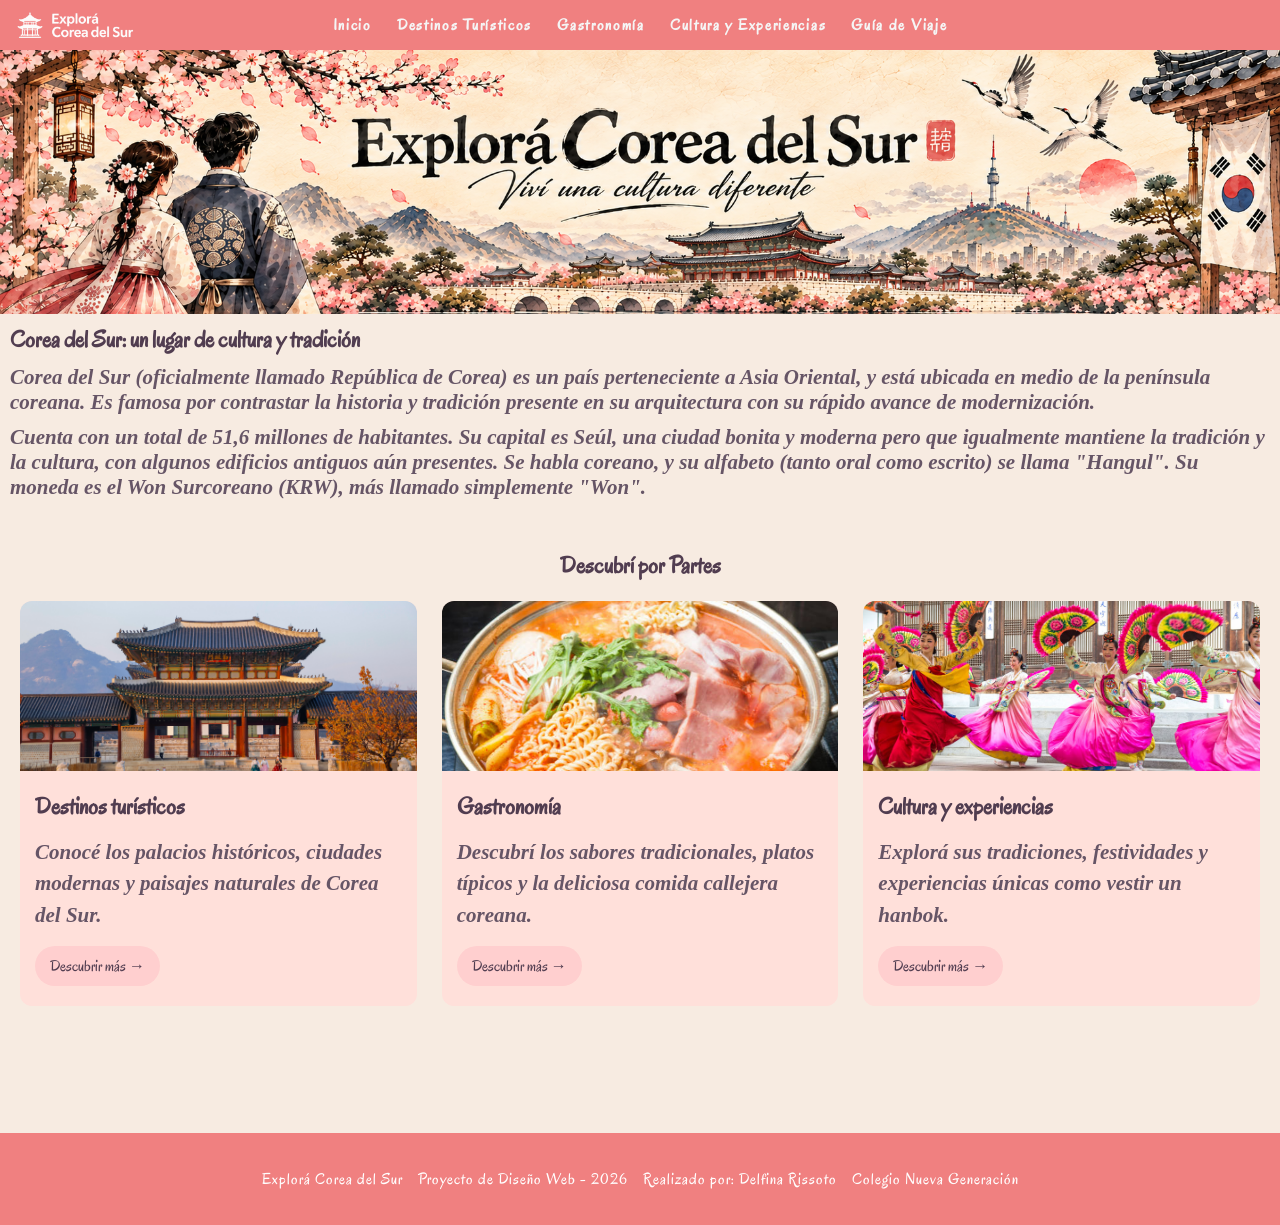
<file: Index.html>
<!DOCTYPE html>
<html>
<head>
	<meta charset="utf-8">
	<meta name="viewport" content="width=device-width, initial-scale=1">
	<title>Explorá Corea del Sur</title>
	<link rel="stylesheet" type="text/css" href="Style.css">
	<link rel="preconnect" href="https://fonts.googleapis.com">
<link rel="preconnect" href="https://fonts.gstatic.com" crossorigin>
<link href="https://fonts.googleapis.com/css2?family=Oregano:ital@0;1&display=swap" rel="stylesheet">
</head>


<body>

	<nav>
		<a class="logo" href="Index.html"> <img src="Imágenes/logo.png" alt="Logo"></a>
		<ul>
			<li> <a href="Index.html"> Inicio </a></li>
			<li> <a href="Destinos.html"> Destinos Turísticos </a></li>
			<li> <a href="Gastronomía.html">Gastronomía </a></li>
			<li> <a href="Cultura.html">Cultura y Experiencias </a></li>
			<li> <a href="Guía.html">Guía de Viaje </a></li>
		</ul>
		</nav>



<header> <img id="banner" src="Imágenes/Banner 2.png" alt="Banner de Corea"> </header>

	<main>
	<section>
    	<div>
	<h1>Corea del Sur: un lugar de cultura y tradición</h1>
	</div>
	<div>
    	<p>
        	Corea del Sur (oficialmente llamado República de Corea) es un país perteneciente a Asia Oriental, y está ubicada en medio de la península coreana. Es famosa por contrastar la historia y tradición presente en su arquitectura con su rápido avance de modernización.
    	</p>
    	<p>
        	Cuenta con un total de 51,6 millones de habitantes. Su capital es Seúl, una ciudad bonita y moderna pero que igualmente mantiene la tradición y la cultura, con algunos edificios antiguos aún presentes. Se habla coreano, y su alfabeto (tanto oral como escrito) se llama "Hangul". Su moneda es el Won Surcoreano (KRW), más llamado simplemente "Won".
    	</p>
    	</div>
</section>

<section class="seccion-tarjetas">
 	<h1>Descubrí por Partes</h1>
 	<div class="contenedor-tarjetas">
     	<!-- Caja 1: Destinos -->
     	<div class="tarjeta">
         	<img src="Imágenes/Destinos.jpg" alt="Paisaje de Corea">
         	<h2>Destinos turísticos</h2>
         	<p>Conocé los palacios históricos, ciudades modernas
            	y paisajes naturales de Corea del Sur.</p>
         	<a href="Destinos.html">Descubrir más →</a>
     	</div>
     	<!-- Caja 2: Gastronomía -->
     	<div class="tarjeta">
         	<img src="Imágenes/Comida.png" alt="Comida coreana">
             <h2>Gastronomía</h2>
         	<p>Descubrí los sabores tradicionales, platos típicos
            	y la deliciosa comida callejera coreana.</p>
         	<a href="Gastronomía.html">Descubrir más →</a>
     	</div>
     	<!-- Caja 3: Cultura -->
     	<div class="tarjeta">
         	<img src="Imágenes/Cultura.jpg" alt="Cultura coreana">
         	<h2>Cultura y experiencias</h2>
         	<p>Explorá sus tradiciones, festividades y experiencias
            	únicas como vestir un hanbok.</p>
         	<a href="cultura.html">Descubrir más →</a>
     	</div>
 	</div>
 </section>



</main>

<footer>
	<p>Explorá Corea del Sur</p>
	<p>Proyecto de Diseño Web - 2026</p>
	<p>Realizado por: Delfina Rissoto</p>
	<p>Colegio Nueva Generación</p>
</footer>


</body>
</html>
</file>
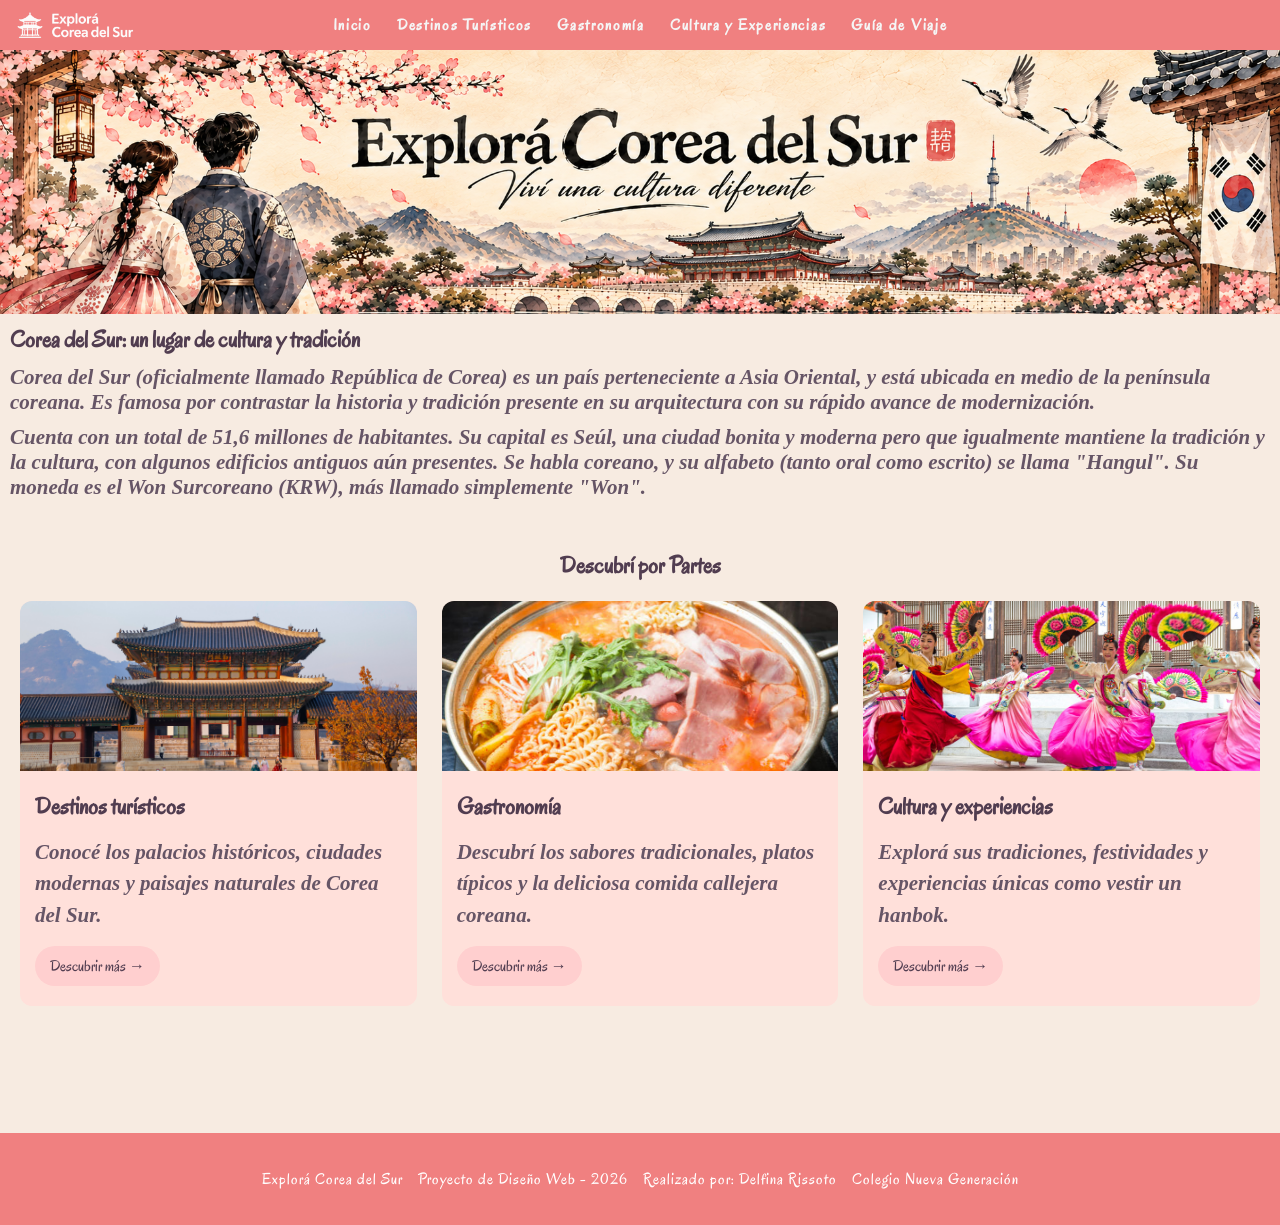
<file: index.html>
<!DOCTYPE html>
<html>
<head>
	<meta charset="utf-8">
	<meta name="viewport" content="width=device-width, initial-scale=1">
	<title>Explorá Corea del Sur</title>
	<link rel="stylesheet" type="text/css" href="Style.css">
	<link rel="preconnect" href="https://fonts.googleapis.com">
<link rel="preconnect" href="https://fonts.gstatic.com" crossorigin>
<link href="https://fonts.googleapis.com/css2?family=Oregano:ital@0;1&display=swap" rel="stylesheet">
</head>


<body>

	<nav>
		<a class="logo" href="index.html"> <img src="Imágenes/logo.png" alt="Logo"></a>
		<ul>
			<li> <a href="index.html"> Inicio </a></li>
			<li> <a href="Destinos.html"> Destinos Turísticos </a></li>
			<li> <a href="Gastronomía.html">Gastronomía </a></li>
			<li> <a href="Cultura.html">Cultura y Experiencias </a></li>
			<li> <a href="Guía.html">Guía de Viaje </a></li>
		</ul>
		</nav>



<header> <img id="banner" src="Imágenes/Banner 2.png" alt="Banner de Corea"> </header>

	<main>
	<section>
    	<div>
	<h1>Corea del Sur: un lugar de cultura y tradición</h1>
	</div>
	<div>
    	<p>
        	Corea del Sur (oficialmente llamado República de Corea) es un país perteneciente a Asia Oriental, y está ubicada en medio de la península coreana. Es famosa por contrastar la historia y tradición presente en su arquitectura con su rápido avance de modernización.
    	</p>
    	<p>
        	Cuenta con un total de 51,6 millones de habitantes. Su capital es Seúl, una ciudad bonita y moderna pero que igualmente mantiene la tradición y la cultura, con algunos edificios antiguos aún presentes. Se habla coreano, y su alfabeto (tanto oral como escrito) se llama "Hangul". Su moneda es el Won Surcoreano (KRW), más llamado simplemente "Won".
    	</p>
    	</div>
</section>

<section class="seccion-tarjetas">
 	<h1>Descubrí por Partes</h1>
 	<div class="contenedor-tarjetas">
     	<!-- Caja 1: Destinos -->
     	<div class="tarjeta">
         	<img src="Imágenes/Destinos.jpg" alt="Paisaje de Corea">
         	<h2>Destinos turísticos</h2>
         	<p>Conocé los palacios históricos, ciudades modernas
            	y paisajes naturales de Corea del Sur.</p>
         	<a href="Destinos.html">Descubrir más →</a>
     	</div>
     	<!-- Caja 2: Gastronomía -->
     	<div class="tarjeta">
         	<img src="Imágenes/Comida.png" alt="Comida coreana">
             <h2>Gastronomía</h2>
         	<p>Descubrí los sabores tradicionales, platos típicos
            	y la deliciosa comida callejera coreana.</p>
         	<a href="Gastronomía.html">Descubrir más →</a>
     	</div>
     	<!-- Caja 3: Cultura -->
     	<div class="tarjeta">
         	<img src="Imágenes/Cultura.jpg" alt="Cultura coreana">
         	<h2>Cultura y experiencias</h2>
         	<p>Explorá sus tradiciones, festividades y experiencias
            	únicas como vestir un hanbok.</p>
         	<a href="cultura.html">Descubrir más →</a>
     	</div>
 	</div>
 </section>



</main>

<footer>
	<p>Explorá Corea del Sur</p>
	<p>Proyecto de Diseño Web - 2026</p>
	<p>Realizado por: Delfina Rissoto</p>
	<p>Colegio Nueva Generación</p>
</footer>


</body>
</html>
</file>
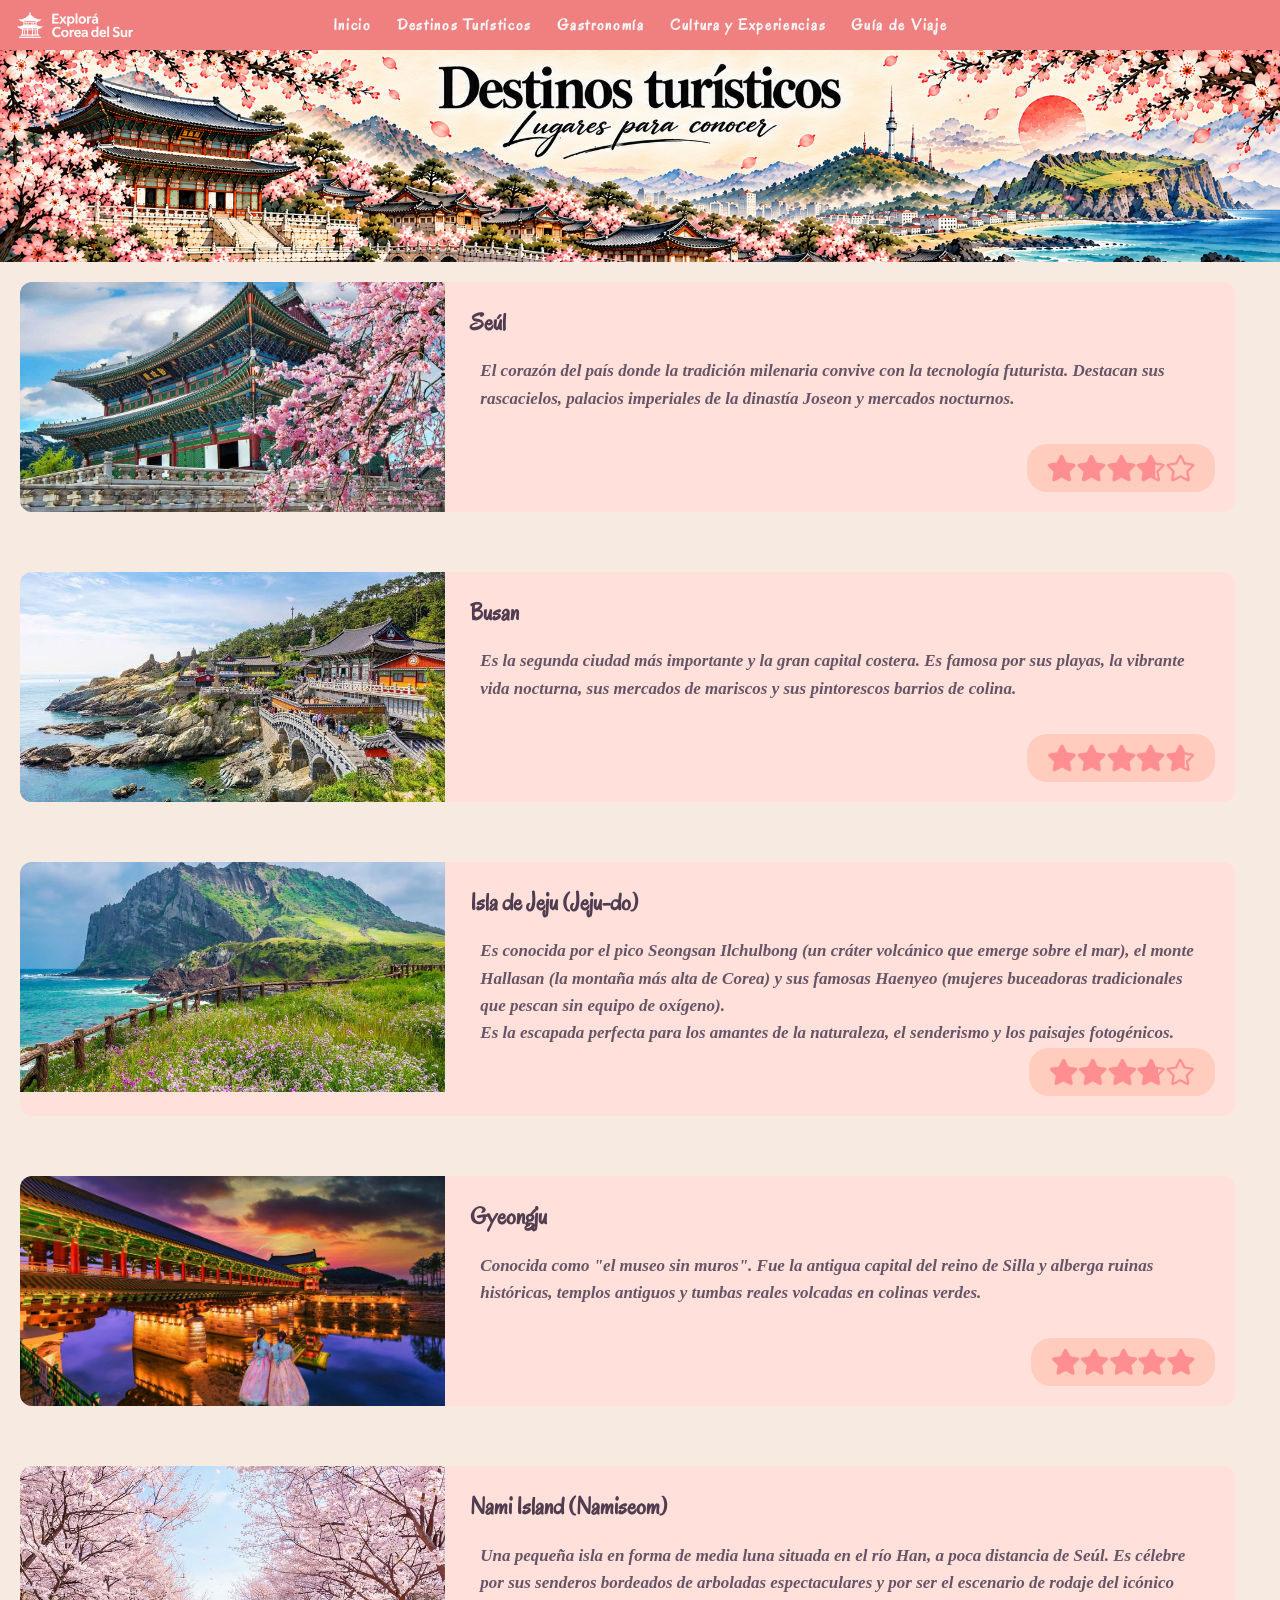
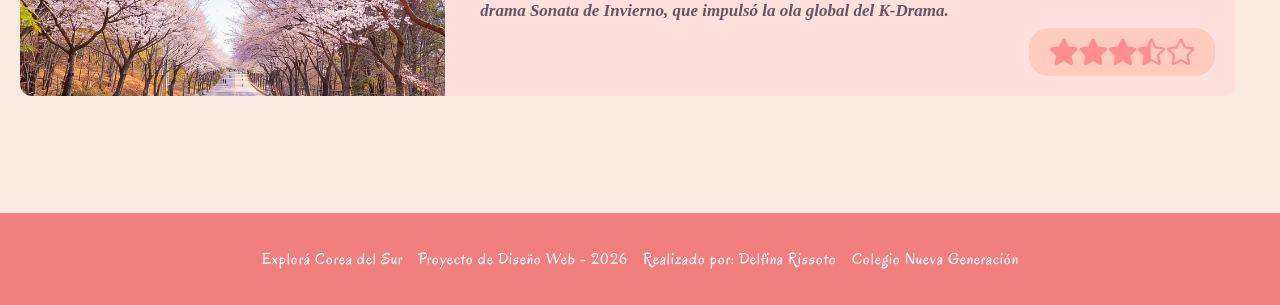
<file: Destinos.html>
<!DOCTYPE html>
	<html>
	<head>
		<meta charset="utf-8">
		<meta name="viewport" content="width=device-width, initial-scale=1">
		<title>Explorá Corea del Sur</title>
		<link rel="stylesheet" type="text/css" href="Style.css">
		<link rel="preconnect" href="https://fonts.googleapis.com">
	<link rel="preconnect" href="https://fonts.gstatic.com" crossorigin>
	<link href="https://fonts.googleapis.com/css2?family=Oregano:ital@0;1&display=swap" rel="stylesheet">
	</head>


	<body>

		<nav>
			<a class="logo" href="index.html"> <img src="Imágenes/logo.png" alt="Logo"></a>
			<ul>
				<li> <a href="index.html"> Inicio </a></li>
				<li> <a href="Destinos.html"> Destinos Turísticos </a></li>
				<li> <a href="Gastronomía.html">Gastronomía </a></li>
				<li> <a href="Cultura.html">Cultura y Experiencias </a></li>
				<li> <a href="Guía.html">Guía de Viaje </a></li>
			</ul>
			</nav>



	<header> 
		<img id="banner" src="Imágenes/Turismo.png" alt="Banner Destinos Turísticos"> </header>
	<main>
	
	<section>

	<div class="contenedor-destinos">
		<article class="destino">
	    	<img src="Imágenes/Seúl.jpg" alt="Ciudad de Seúl" class="main-img">
	    	<div class="informacion">
	        	<h2>Seúl</h2>
	        	<p>
	            	El corazón del país donde la tradición milenaria convive con la tecnología futurista. Destacan sus rascacielos, palacios imperiales de la dinastía Joseon y mercados nocturnos.
	        	</p>
	    	</div>
	    	<div class="star-rating">
	        	<img src="Imágenes/Seul.png" alt="Calificación Seúl">
	      </div>
		</article>
	 </div>

	<div class="contenedor-destinos">
		<article class="destino">
	    	<img src="Imágenes/Busan 1.jpg" alt="Ciudad de Busan" class="main-img">
	    	<div class="informacion">
	        	<h2>Busan</h2>
	        	<p>
	            	Es la segunda ciudad más importante y la gran capital costera. Es famosa por sus playas, la vibrante vida nocturna, sus mercados de mariscos y sus pintorescos barrios de colina.
	        	</p>
	    	</div>
	    	<div class="star-rating">
	        	<img src="Imágenes/Busan.png" alt="Calificación Busan">
	      </div>
		</article>
	</div>

	<div class="contenedor-destinos">
		<article class="destino">
	    	<img src="Imágenes/Jeju.jpg" alt="Isla de Jeju" class="main-img">
	    	<div class="informacion">
	        	<h2>Isla de Jeju (Jeju-do)</h2>
	        	<p>
	            	Es conocida por el pico Seongsan Ilchulbong (un cráter volcánico que emerge sobre el mar), el monte Hallasan (la montaña más alta de Corea) y sus famosas Haenyeo (mujeres buceadoras tradicionales que pescan sin equipo de oxígeno). <br>
	            	Es la escapada perfecta para los amantes de la naturaleza, el senderismo y los paisajes fotogénicos.
	        	</p>
	    	</div>
	    	<div class="star-rating">
	        	<img src="Imágenes/Isla de Jeju.png" alt="Calificación Isla de Jeju">
	      </div>
		</article>
		</div>

	<div class="contenedor-destinos">
		<article class="destino">
	    	<img src="Imágenes/gyeongju 2.jpg" alt="Ciudad de Gyeongju" class="main-img">
	    	<div class="informacion">
	        	<h2>Gyeongju</h2>
	        	<p>
	            	Conocida como "el museo sin muros". Fue la antigua capital del reino de Silla y alberga ruinas históricas, templos antiguos y tumbas reales volcadas en colinas verdes.
	        	</p>

	    	</div>
	    	<div class="star-rating">
	        	<img src="Imágenes/Gyeongju.png" alt="Calificación Gyeongju">
	      </div>
		</article>
	</div>

	<div class="contenedor-destinos">
		<article class="destino">
	    	<img src="Imágenes/Nami.jpg" alt="Nami Island" class="main-img">
	    	<div class="informacion">
	        	<h2>Nami Island (Namiseom)</h2>
	        	<p>
	            	Una pequeña isla en forma de media luna situada en el río Han, a poca distancia de Seúl. Es célebre por sus senderos bordeados de arboladas espectaculares y por ser el escenario de rodaje del icónico drama Sonata de Invierno, que impulsó la ola global del K-Drama.
	        	</p>
	    	</div>
	    	<div class="star-rating">
	        	<img src="Imágenes/Nami Island.png" alt="Calificación Nami Island">
	      </div>
		</article>
	</div>

	</section>
	</main>

	<footer>
		<p>Explorá Corea del Sur</p>
		<p>Proyecto de Diseño Web - 2026</p>
		<p>Realizado por: Delfina Rissoto</p>
		<p>Colegio Nueva Generación</p>
	</footer>


	</body>
	</html>
	</body>
</file>
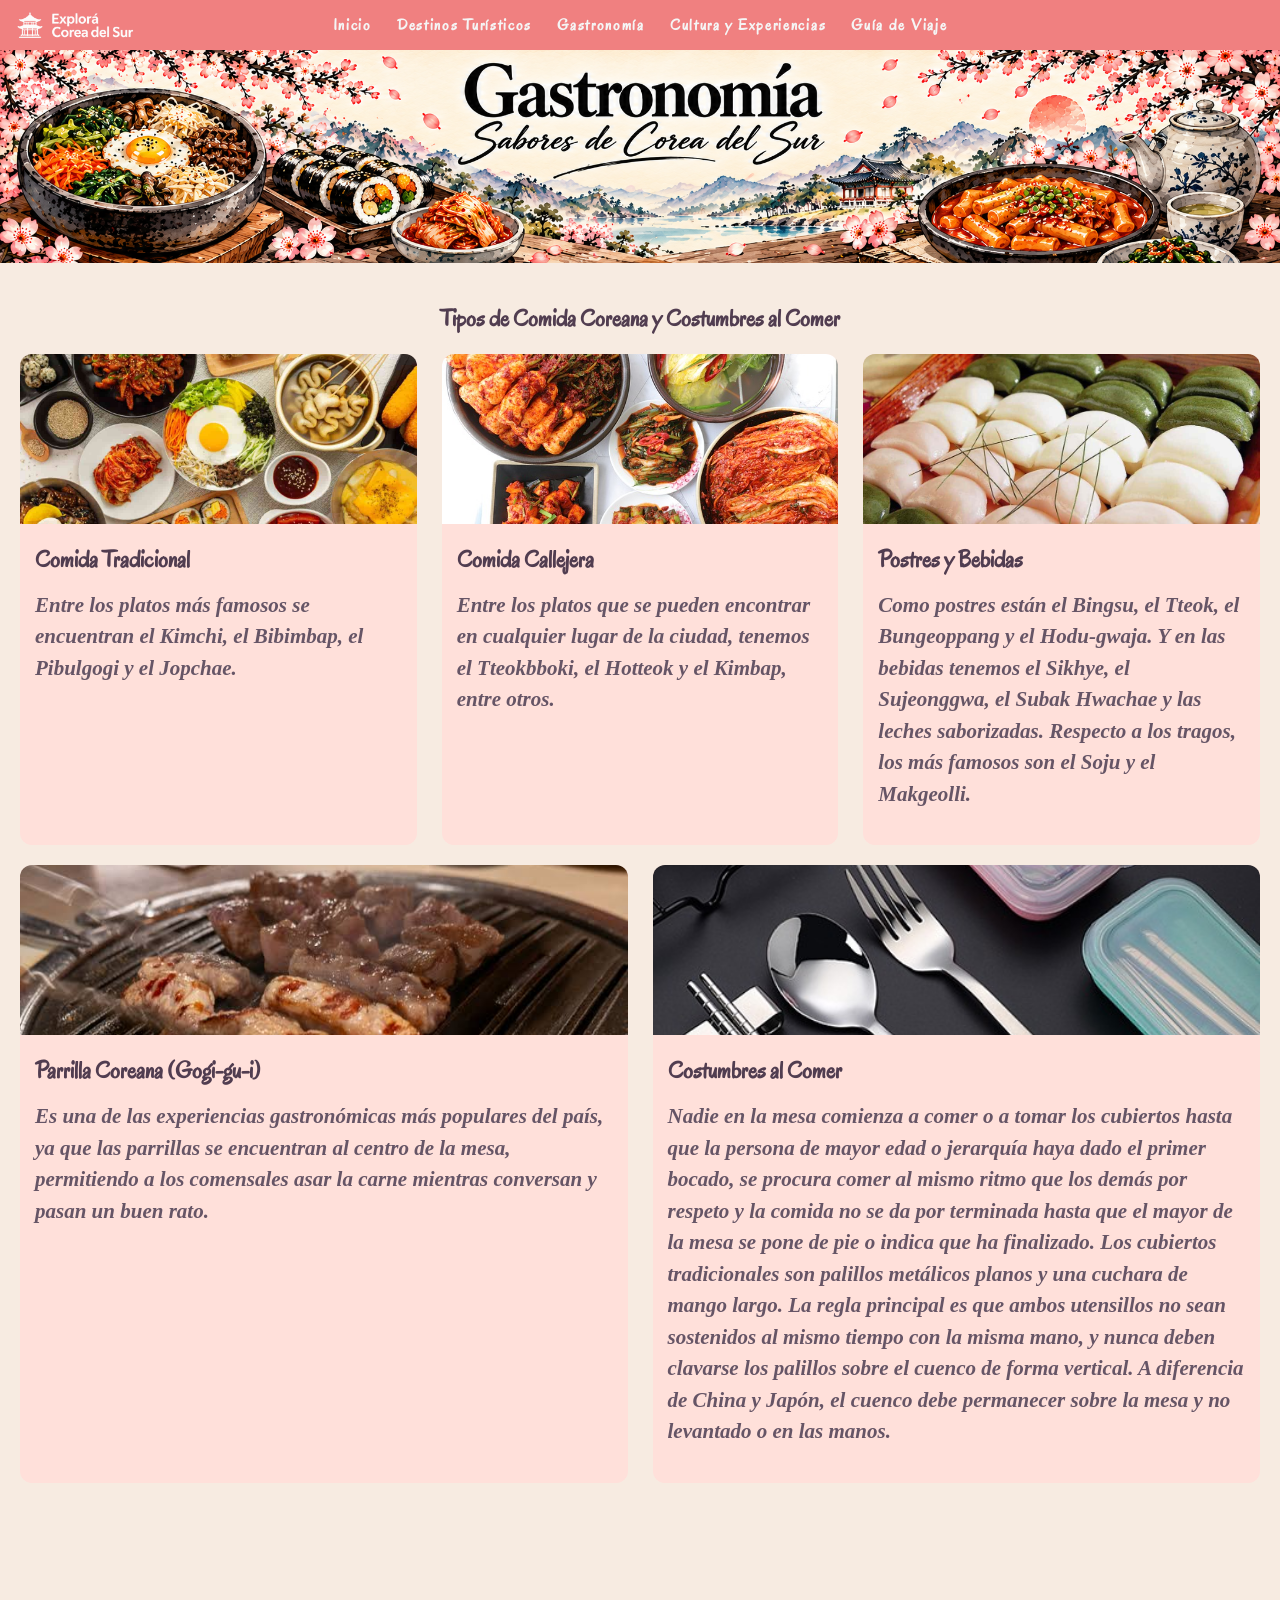
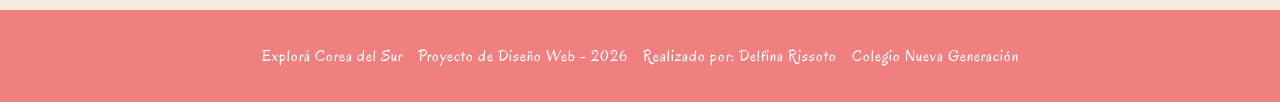
<file: Gastronomía.html>
<!DOCTYPE html>
<html>
<head>
	<meta charset="utf-8">
	<meta name="viewport" content="width=device-width, initial-scale=1">
	<title>Explorá Corea del Sur</title>
	<link rel="stylesheet" type="text/css" href="Style.css">
	<link rel="preconnect" href="https://fonts.googleapis.com">
<link rel="preconnect" href="https://fonts.gstatic.com" crossorigin>
<link href="https://fonts.googleapis.com/css2?family=Oregano:ital@0;1&display=swap" rel="stylesheet">
</head>


<body>

	<nav>
		<a class="logo" href="index.html"> <img src="Imágenes/logo.png" alt="Logo"></a>
		<ul>
			<li> <a href="index.html"> Inicio </a></li>
			<li> <a href="Destinos.html"> Destinos Turísticos </a></li>
			<li> <a href="Gastronomía.html">Gastronomía </a></li>
			<li> <a href="Cultura.html">Cultura y Experiencias </a></li>
			<li> <a href="Guía.html">Guía de Viaje </a></li>
		</ul>
		</nav>



<header> <img id="banner" src="Imágenes/Gastronomía.png" alt="Banner de Gastronomía"> </header>

 <main>
<section class="seccion-tarjetas">
 	<h1>Tipos de Comida Coreana y Costumbres al Comer</h1>
 <div class="contenedor-tarjetas">
     	<!-- Caja 1: Tradicional -->
     	<div class="tarjeta">
         	<img src="Imágenes/Tradicional.jpg" alt="Comida Tradicional Surcoreana">
         	<h2>Comida Tradicional</h2>
         	<p>
         		Entre los platos más famosos se encuentran el Kimchi, el Bibimbap, el Pibulgogi y el Jopchae.
         	</p>
     	</div>
     	<!-- Caja 2: Callejera -->
     	<div class="tarjeta">
         	<img src="Imágenes/Callejera.jpg" alt="Comida Callejera Surcoreana">
         	<h2>Comida Callejera</h2>
         	<p>
         		Entre los platos que se pueden encontrar en cualquier lugar de la ciudad, tenemos el Tteokbboki, el Hotteok y el Kimbap, entre otros.
            </p>
     	</div>
     	<!-- Caja 3: Postres y Bebidas -->
     	<div class="tarjeta"> 
         	<img src="Imágenes/Postres.jpg" alt="Postres y Bebidas Surcoreanas">
         	<h2>Postres y Bebidas</h2>
         	<p>
         		Como postres están el Bingsu, el Tteok, el Bungeoppang y el Hodu-gwaja.
         		Y en las bebidas tenemos el Sikhye, el Sujeonggwa, el Subak Hwachae y las leches saborizadas. Respecto a los tragos, los más famosos son el Soju y el Makgeolli.
         	</p>
     	</div>
 </div>
           <!--Contenedor dos -->
 <div class="contenedor-tarjetas">
     	<!-- Caja 4: Parrilla -->
     	<div class="tarjeta">
         	<img src="Imágenes/Parrilla.jpg" alt="Parrilla Surcoreana">
         	<h2>Parrilla Coreana (Gogi-gu-i)</h2>
         	<p>
         		Es una de las experiencias gastronómicas más populares del país, ya que las parrillas se encuentran al centro de la mesa, permitiendo a los comensales asar la carne mientras conversan y pasan un buen rato.
         	</p>
     	</div>
     	<!-- Caja 5: Costumbres -->
     	<div class="tarjeta">
         	<img src="Imágenes/Costumbres 1.jpg" alt="Costumbres Surcoreanas al Comer">
         	<h2>Costumbres al Comer</h2>
         	<p>
         		Nadie en la mesa comienza a comer o a tomar los cubiertos hasta que la persona de mayor edad o jerarquía haya dado el primer bocado, se procura comer al mismo ritmo que los demás por respeto y la comida no se da por terminada hasta que el mayor de la mesa se pone de pie o indica que ha finalizado. Los cubiertos tradicionales son palillos metálicos planos y una cuchara de mango largo. La regla principal es que ambos utensillos no sean sostenidos al mismo tiempo con la misma mano, y nunca deben clavarse los palillos sobre el cuenco de forma vertical. A diferencia de China y Japón, el cuenco debe permanecer sobre la mesa y no levantado o en las manos.
         	</p>
     	</div>
 </div>    	
</section>



 </main>

<footer>
	<p>Explorá Corea del Sur</p>
	<p>Proyecto de Diseño Web - 2026</p>
	<p>Realizado por: Delfina Rissoto</p>
	<p>Colegio Nueva Generación</p>
</footer>

</body>
</html>
</file>
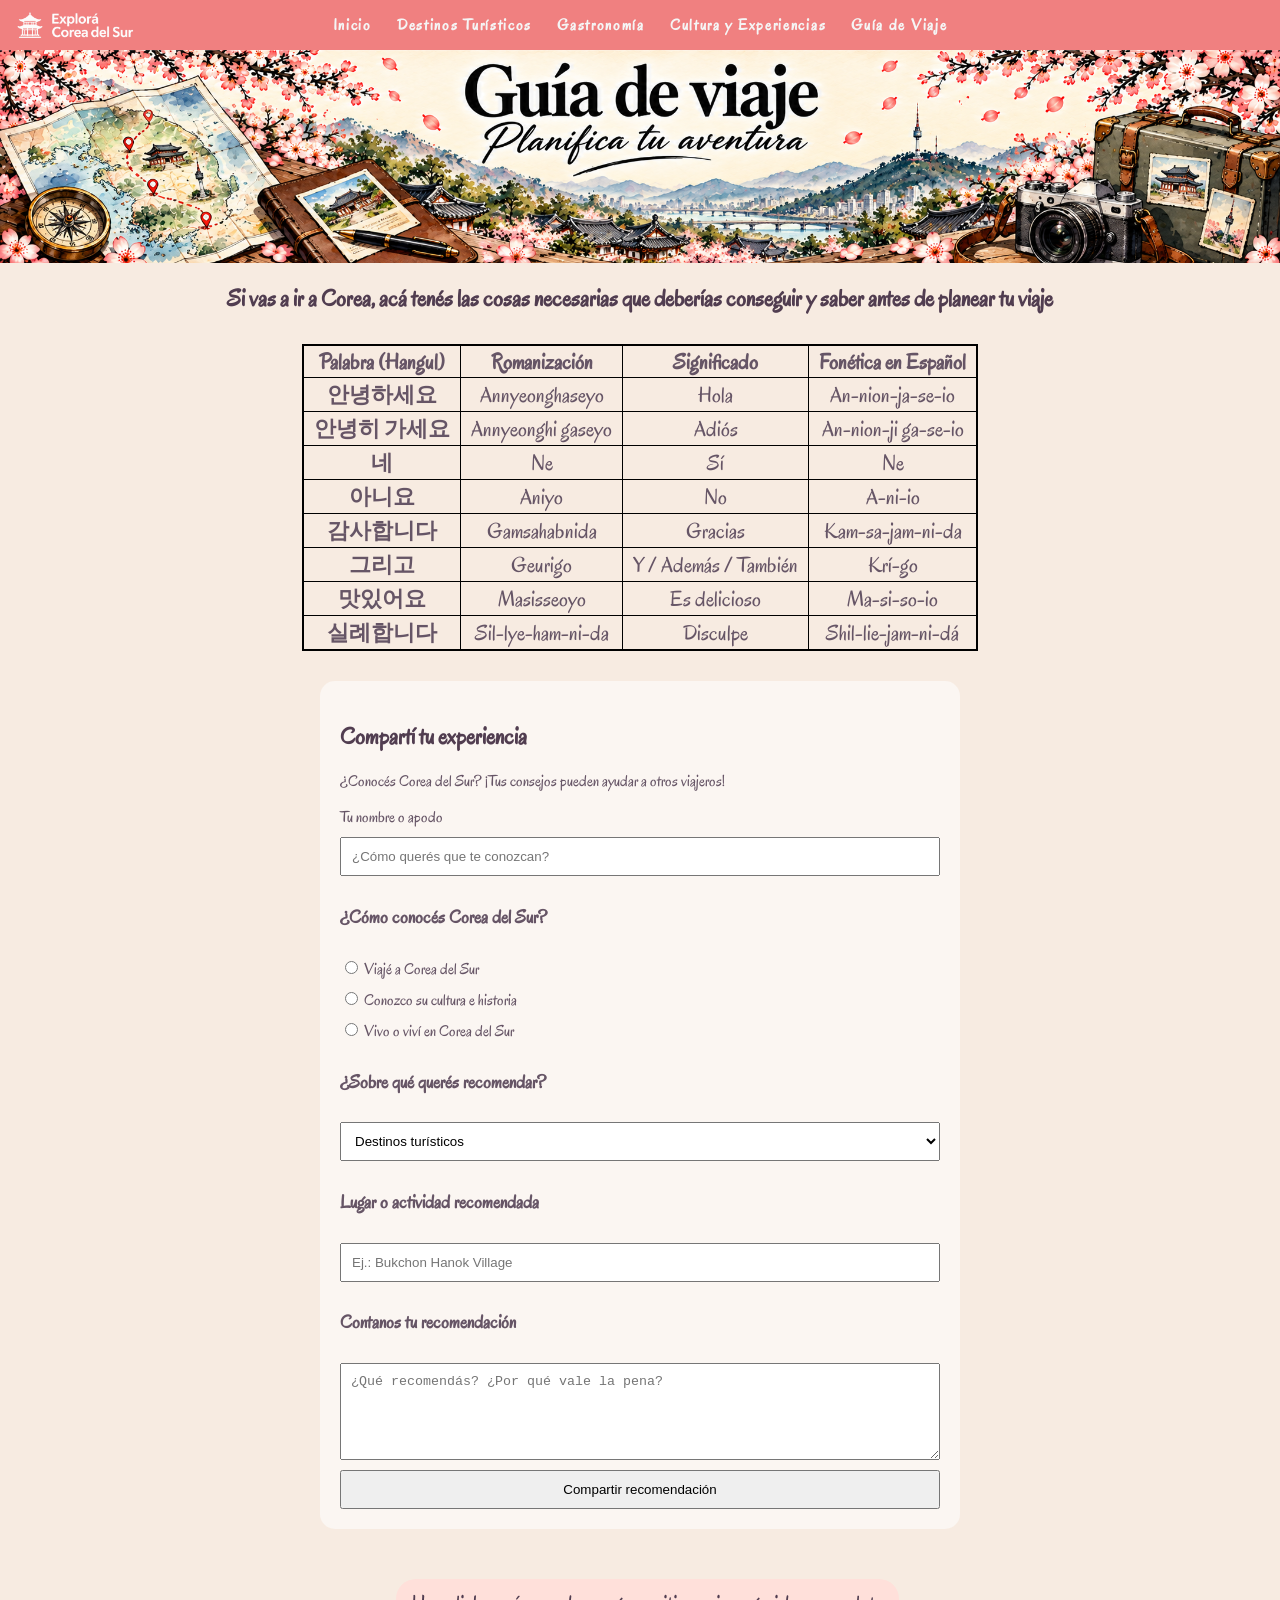
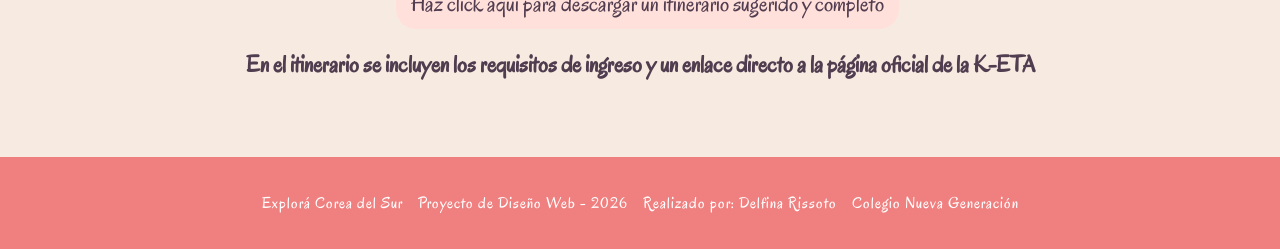
<file: Guía.html>
<!DOCTYPE html>
<html>
<head>
	<meta charset="utf-8">
	<meta name="viewport" content="width=device-width, initial-scale=1">
	<title>Explorá Corea del Sur</title>
	<link rel="stylesheet" type="text/css" href="Style.css">
	<link rel="preconnect" href="https://fonts.googleapis.com">
<link rel="preconnect" href="https://fonts.gstatic.com" crossorigin>
<link href="https://fonts.googleapis.com/css2?family=Oregano:ital@0;1&display=swap" rel="stylesheet">
</head>


<body>

	<nav>
    <a class="logo" href="index.html"> <img src="Imágenes/logo.png" alt="Logo"></a>
		<ul>
			<li> <a href="index.html"> Inicio </a></li>
			<li> <a href="Destinos.html"> Destinos Turísticos </a></li>
			<li> <a href="Gastronomía.html">Gastronomía </a></li>
			<li> <a href="Cultura.html">Cultura y Experiencias </a></li>
			<li> <a href="Guía.html">Guía de Viaje </a></li>
		</ul>
		</nav>



<header> <img id="banner" src="Imágenes/Guía.png" alt="Banner Guía Turística"> </header>

<main>
	<section class="seccion-tabla">
	<h2>Si vas a ir a Corea, acá tenés las cosas necesarias que deberías conseguir y saber antes de planear tu viaje</h2>
	<div class="tabla-contenedor">
  <table class="tabla-coreano">
    <thead>
      <tr>
        <th>Palabra (Hangul)</th>
        <th>Romanización</th>
        <th>Significado</th>
        <th>Fonética en Español</th>
      </tr>
    </thead>
    <tbody>
      <tr>
        <td><strong>안녕하세요</strong></td>
        <td>Annyeonghaseyo</td>
        <td>Hola</td>
        <td>An-nion-ja-se-io</td>
      </tr>
      <tr>
        <td><strong>안녕히 가세요</strong></td>
        <td>Annyeonghi gaseyo</td>
        <td>Adiós</td>
        <td>An-nion-ji ga-se-io</td>
      </tr>
      <tr>
        <td><strong>네</strong></td>
        <td>Ne</td>
        <td>Sí</td>
        <td>Ne</td>
      </tr>
      <tr>
        <td><strong>아니요</strong></td>
        <td>Aniyo</td>
        <td>No</td>
        <td>A-ni-io</td>
      </tr>
      <tr>
        <td><strong>감사합니다</strong></td>
        <td>Gamsahabnida</td>
        <td>Gracias</td>
        <td>Kam-sa-jam-ni-da</td>
      </tr>
      <tr>
        <td><strong>그리고</strong></td>
        <td>Geurigo</td>
        <td>Y / Además / También</td>
        <td>Krí-go</td>
      </tr>
      <tr>
        <td><strong>맛있어요</strong></td>
        <td>Masisseoyo</td>
        <td>Es delicioso</td>
        <td>Ma-si-so-io</td>
      </tr>
      <tr>
        <td><strong>실례합니다</strong></td>
        <td>Sil-lye-ham-ni-da</td>
        <td>Disculpe</td>
        <td>Shil-lie-jam-ni-dá</td>
      </tr>
    </tbody>
  </table>
 
 </div>
</section>

<section class="recomendaciones">
  <h2>Compartí tu experiencia</h2>
  <p>¿Conocés Corea del Sur? ¡Tus consejos pueden ayudar a otros viajeros!</p>

  <form actio="mainto: delfinarissoto@nuevageneracion.edu.ar" method="post">
      <!-- Nombre -->
      <label for="nombre">Tu nombre o apodo</label>
      <input type="text" id="nombre" name="nombre"
              placeholder="¿Cómo querés que te conozcan?" required>

      <!-- Experiencia -->
      <h3>¿Cómo conocés Corea del Sur?</h3>
      <label for="viaje">
        <input type="radio" id="viaje" name="experiencia" value="viaje">
      Viajé a Corea del Sur</label>

      <label for="cultura">
      <input type="radio" id="cultura" name="experiencia" value="cultura">
      Conozco su cultura e historia</label>

      <label for="residente">
      <input type="radio" id="residente" name="experiencia" value="residente">
      Vivo o viví en Corea del Sur</label>

      <!-- Categoría -->
      <h3>¿Sobre qué querés recomendar?</h3>
      <select id="categoria" name="categoria">
          <option value="destinos">Destinos turísticos</option>
          <option value="gastronomia">Gastronomía</option>
          <option value="cultura">Cultura y experiencias</option>
          <option value="consejos">Consejos para viajar</option>
          <option value="otros">Otros</option>
      </select>

      <!-- Lugar o actividad -->
      <h3>Lugar o actividad recomendada</h3>
      <input type="text" id="lugar" name="lugar"
              placeholder="Ej.: Bukchon Hanok Village" required>

      <!-- Recomendación -->
      <h3>Contanos tu recomendación</h3>
      <textarea id="mensaje" name="mensaje" rows="5"
                   placeholder="¿Qué recomendás? ¿Por qué vale la pena?"
                   required></textarea>

      <button type="submit">Compartir recomendación</button>
  </form>
 </section>

 <section class="seccion-tabla">
    <a href="Documentos/Itinerario de 7 días Corea del Sur.PDF" target="_blank">Haz click aquí para descargar un itinerario sugerido y completo</a>
    <h2>En el itinerario se incluyen los requisitos de ingreso y un enlace directo a la página oficial de la K-ETA</h2>
 </section>


	

</main>

<footer>
	<p>Explorá Corea del Sur</p>
	<p>Proyecto de Diseño Web - 2026</p>
	<p>Realizado por: Delfina Rissoto</p>
	<p>Colegio Nueva Generación</p>
</footer>


</body>
</html>
</file>
<file: Style.css>
body {
	margin: 0;
	background-color: #F7EBE1;
	font-family: oregano;
	margin: 0px 0px;
	color: #665566;
}

h1,h2 {
	color: #513D50;
}

.oregano-regular-italic {
  font-family: "Oregano", cursive;
  font-weight: 400;
  font-style: italic;
}

div p {
	font-family: calibri;
	font-style: italic;
	font-weight: bolder;
	font-size: 21px;
	margin: 10px;
}

div h1 {
	margin: 10px;

}

/* Menú de Navegación */
nav {
	background-color: lightcoral;
	padding: 15px;
}


nav ul {
	list-style: none;
	margin: 0;
	padding: 0;
	display: flex;
	justify-content: center;
	gap: 25px;
	letter-spacing: 1.7px;
}

nav a{
	text-decoration: none;
	color: whitesmoke;
	font-weight: bold;
}

nav a:hover {
	color: #F5E0CE;
	text-decoration: underline;
}
 a img {
	width: auto;
	height: 30px;
	display: block;

}
.logo {
	position: absolute;
	transform: translatey(-17%);
}

#banner {
	width:100%;
	height: auto;
	display: block;
}

/* Sección de tarjetas */
 .seccion-tarjetas {
 	padding: 30px 20px;
 	text-align: center;
 }
 .seccion-tarjetas h2 {
 	color: #513D50;
 	margin-bottom: 25px;
 }

 .seccion-tarjetas h1 {
 	margin-top: 10px;
 	margin-bottom: 20px;
 }
 /* Contenedor de las cajas */
 .contenedor-tarjetas {
 	display: flex;
 	justify-content: center;
 	flex-wrap: wrap;
 	gap: 25px;
 	margin-bottom: 20px;
 }
 /* Cada caja */
 .tarjeta {
 	background-color: #FFE0DA;
 	flex: 1;
 	border-radius: 12px;
 	overflow: hidden;
 	text-align: left;
 	padding-bottom: 20px;
 }
 .tarjeta img {
 	width: 100%;
 	height: 170px;
 	object-fit: cover;
 }
 .tarjeta h2 {
 	color: #513D50;
 	margin: 15px;
 }
 .tarjeta p {
 	color: #665566;
 	margin: 15px;
 	line-height: 1.5;
 }
 .tarjeta a {
 	display: inline-block;
 	background-color: #FFCFCF;
 	color: #513D50;
 	padding: 10px 15px;
 	margin-left: 15px;
 	border-radius: 20px;
 	text-decoration: none;
 }
 .tarjeta a:hover {
 	background-color: #E88D8F;
 	color: white;
 }


/* Contenedor: tarjetas una debajo de otra */
.contenedor-destinos {
	display: flex;
	flex-direction: column;
	gap: 20px;
	padding: 20px 20px;	
}
 
.destino {
	display: flex;
	flex-direction: row;
	width: 98%;
	background-color: #FFE0DA;
	border-radius: 12px;
	overflow: hidden;
	box-sizing: border-box;
	position: relative;
	margin-bottom: 20px; /* Separación entre destinos */
}
 
/* Foto a la izquierda (solo aplica a la imagen principal) */
.destino img.main-img {
	width: 35%;
	height: 230px;
	object-fit: cover;
}
 
/* Texto a la derecha */
.destino .informacion  {
	flex: 1;
	padding: 25px;
	padding-bottom: 60px; /* Evita que el texto largo se solape con el badge de estrellas */
}
 
.destino h2 {
	color: #513D50;
	margin-top: 0;
}
 
.destino p {
	color: #665566;
	font-size: 17px;
	line-height: 1.6;
}

/* Badge contenedor de las estrellas abajo a la derecha */
.destino .star-rating {
	position: absolute;
	bottom: 20px;
	right: 20px;
	background-color: #FFCCBE;
	padding: 10px 20px;
	border-radius: 20px;
	display: flex;
	align-items: center;
	justify-content: center;
}

/* Imagen con las 3 estrellas dentro del badge */
.destino .star-rating img {
	height: 28px;
	width: auto;
	object-fit: contain;
}

.contenedor-videos {
	display: flex;
	flex-direction: column;
	gap: 20px;
	padding: 20px 20px;	
	background-color: #FFE0DA;
	margin-top:35px;
}

.seccion-video h1 {
text-align: center;
}



.informacion ul {
	color: #513D50;
	margin-top: 0;
	font-weight: bolder;
	font-size: 25px;
	background-color: #FFE0DA;
} 
 
.informacion li {
	color: #665566;
	font-family: calibri;
	font-style: italic;
	font-size: 17px;
	line-height: 1.6;
}


.tabla-contenedor table {
	border: 2px solid #000;
	border-collapse: collapse;
	font-size: 1.4em;
	margin-left: 15px;
	margin: 30px auto;
}

.tabla-contenedor td,th  {
	border: 1.59px solid #000;
	padding-left: 10px;
	padding-right: 10px;
	border-collapse: collapse;


}



.seccion-tabla  {
	text-align: center;


}


.seccion-tabla a {
 	display: inline-block;
 	background-color: #FFE0DA;
 	color: #513D50;
 	padding: 10px 15px;
 	margin-top: 20px;
 	margin-left: 15px;
 	border-radius: 20px;
 	text-decoration: none;
 	font-size: 23px;
 	justify-content: center;

 }
 .seccion-tabla a:hover {
 	background-color: #FFD7C9;
 	color: white;
 }


.recomendaciones {
 	padding: 20px;
 	width: 50%;
 	max-width: 850px;
 	margin: 30px auto;
 	background-color: #FBF6F2;
 	border-radius: 15PX;
 	box-sizing: border-box;
 	display: block;
 	float: none;
 }

 .recomendaciones form {
 	display: flex;
 	flex-direction: column;
 	gap: 10px;
 	
 }

 .recomendaciones input[type="text"],
 .recomendaciones select,
 .recomendaciones textarea {
 	padding: 10px;

 }

 .recomendaciones button {
 	padding: 10px;
 	cursor: pointer;

 }


/* Pie de página */ 
footer {
	background-color: lightcoral;
	color: white;
	text-align: center;
	padding: 20px;
	margin-top: 77px;
	display: flex;
	justify-content: center;
	gap: 15px;
	letter-spacing: 1px;
}
</file>
